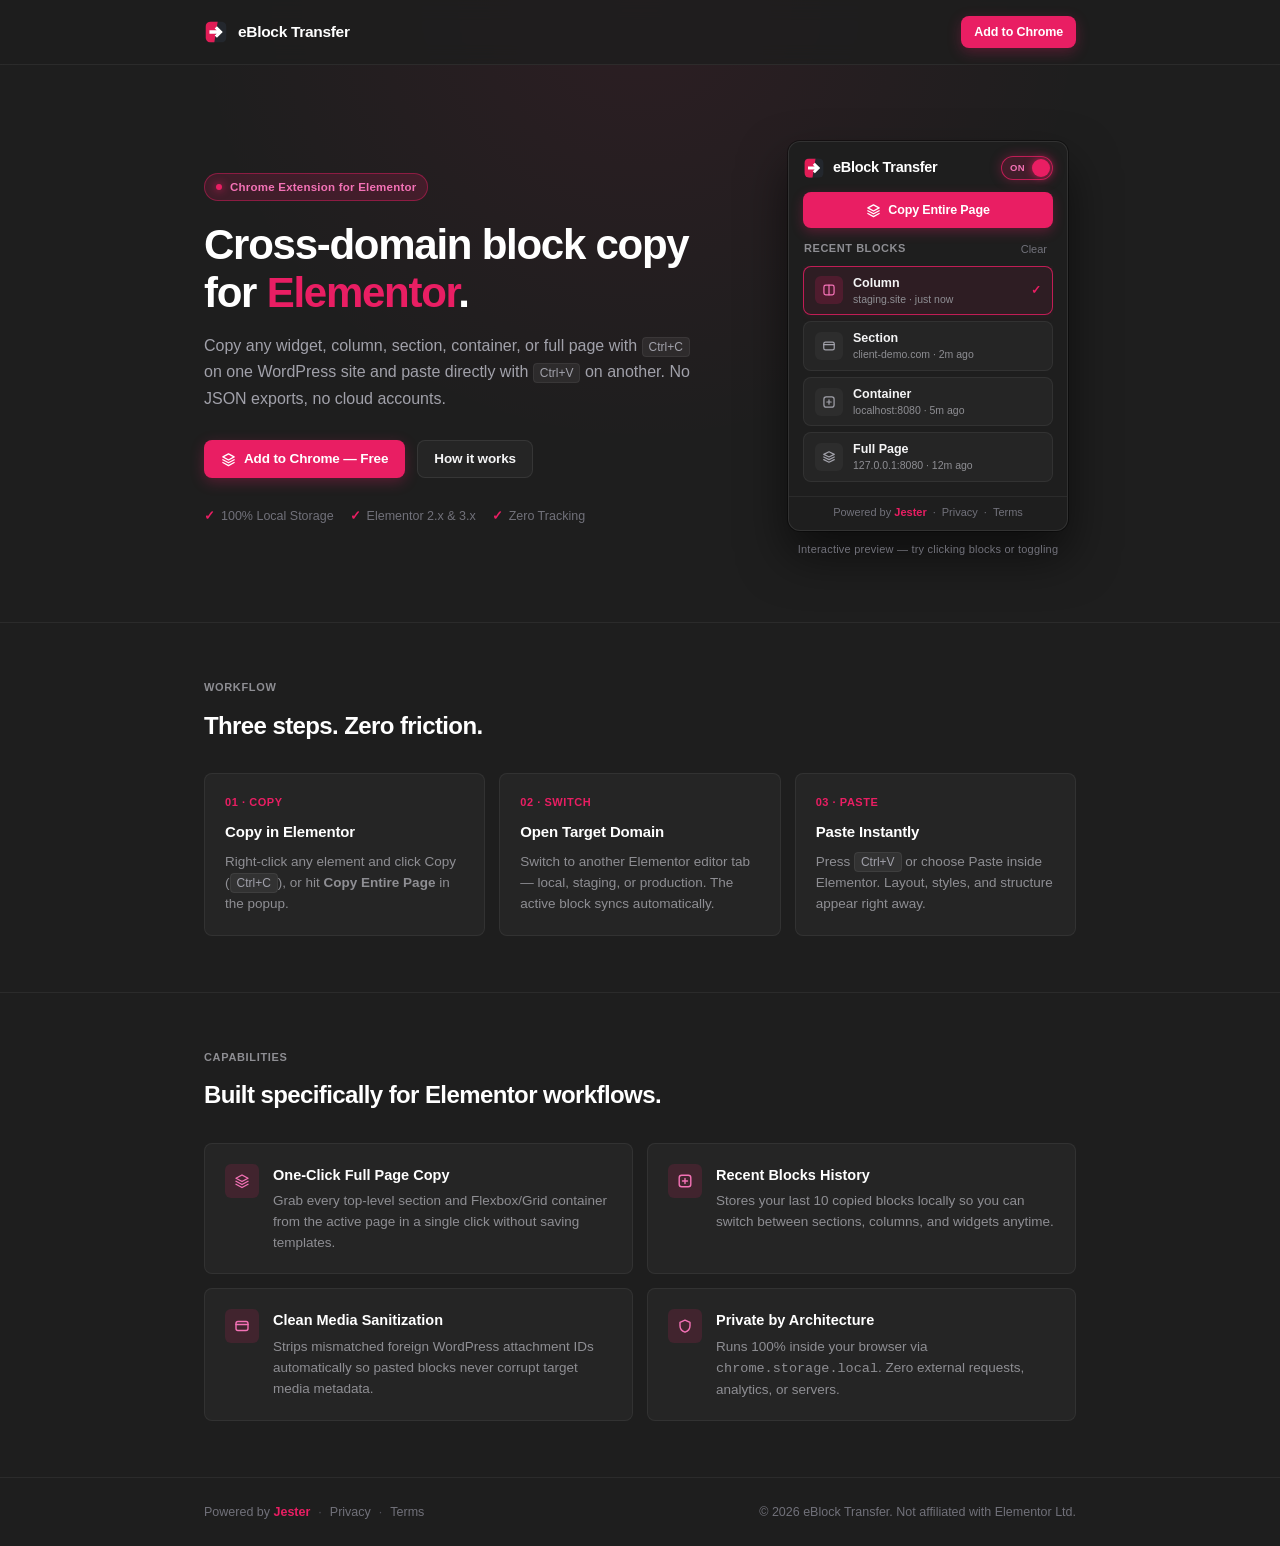
<file: index.html>
<!DOCTYPE html>
<html lang="en">
<head>
  <meta charset="UTF-8" />
  <meta name="viewport" content="width=device-width, initial-scale=1.0" />
  <title>eBlock Transfer — Cross-Domain Block Copy for Elementor</title>
  <meta name="description" content="Minimalist Chrome extension to copy Elementor widgets, columns, sections, containers, and full pages across any WordPress domain locally." />
  <link rel="icon" type="image/svg+xml" href="assets/icons/favicon.svg" />
  <link rel="stylesheet" href="assets/css/styles.css" />
  <script src="assets/js/main.js" defer></script>
</head>
<body>
  <header class="site-header">
    <div class="container site-header__inner">
      <a href="index.html" class="brand-link" aria-current="page">
        <svg viewBox="0 0 128 128" width="24" height="24" fill="none" aria-hidden="true">
          <defs>
            <clipPath id="nav-squircle">
              <rect x="8" y="8" width="112" height="112" rx="28" />
            </clipPath>
          </defs>
          <g clip-path="url(#nav-squircle)">
            <rect x="8" y="8" width="112" height="112" fill="#23272D" />
            <polygon points="8,8 73,8 55,120 8,120" fill="#E11D56" />
            <polygon points="29,55 67,55 57,45 69,33 100,64 69,95 57,83 67,73 29,73" fill="#FFFFFF" />
          </g>
        </svg>
        <span>eBlock Transfer</span>
      </a>

      <nav class="nav" aria-label="Primary">
        <a href="https://chromewebstore.google.com/detail/eblock-transfer-%E2%80%94-cross-d/egnpiilgdgbdhmpchhoaoacjgainacbg" target="_blank" rel="noopener noreferrer" class="btn btn--primary btn--sm">Add to Chrome</a>
      </nav>
    </div>
  </header>

  <main>
    <section class="hero" id="install">
      <div class="container hero__grid">
        <div>
          <div class="eyebrow-pill">
            <span class="eyebrow-pill__dot" aria-hidden="true"></span>
            <span>Chrome Extension for Elementor</span>
          </div>

          <h1 class="hero__title">
            Cross-domain block copy for <span>Elementor</span>.
          </h1>

          <p class="hero__subtitle">
            Copy any widget, column, section, container, or full page with
            <kbd class="js-copy-key">Cmd+C</kbd> on one WordPress site and paste directly with
            <kbd class="js-paste-key">Cmd+V</kbd> on another. No JSON exports, no cloud accounts.
          </p>

          <div class="hero__actions">
            <a href="https://chromewebstore.google.com/detail/eblock-transfer-%E2%80%94-cross-d/egnpiilgdgbdhmpchhoaoacjgainacbg" target="_blank" rel="noopener noreferrer" class="btn btn--primary">
              <svg viewBox="0 0 16 16" width="15" height="15" fill="none" aria-hidden="true">
                <path d="M8 2L14 5.25L8 8.5L2 5.25L8 2Z" stroke="currentColor" stroke-width="1.4" stroke-linejoin="round"/>
                <path d="M2 8.25L8 11.5L14 8.25" stroke="currentColor" stroke-width="1.4" stroke-linecap="round" stroke-linejoin="round"/>
                <path d="M2 11.25L8 14.5L14 11.25" stroke="currentColor" stroke-width="1.4" stroke-linecap="round" stroke-linejoin="round"/>
              </svg>
              <span>Add to Chrome — Free</span>
            </a>
            <a href="#how-it-works" class="btn btn--secondary">How it works</a>
          </div>

          <div class="hero__meta">
            <span class="hero__meta-item"><span class="hero__meta-check">&#10003;</span> 100% Local Storage</span>
            <span class="hero__meta-item"><span class="hero__meta-check">&#10003;</span> Elementor 2.x &amp; 3.x</span>
            <span class="hero__meta-item"><span class="hero__meta-check">&#10003;</span> Zero Tracking</span>
          </div>
        </div>

        <!-- Interactive Replica of the Extension Popup -->
        <div class="popup-showcase">
          <div id="demo-popup" class="ext-popup" aria-label="Interactive extension preview">
            <div class="ext-header">
              <div class="ext-brand">
                <svg class="ext-brand-icon" viewBox="0 0 128 128" width="22" height="22" fill="none" aria-hidden="true">
                  <defs>
                    <clipPath id="popup-squircle">
                      <rect x="8" y="8" width="112" height="112" rx="28" />
                    </clipPath>
                  </defs>
                  <g clip-path="url(#popup-squircle)">
                    <rect x="8" y="8" width="112" height="112" fill="#23272D" />
                    <polygon points="8,8 73,8 55,120 8,120" fill="#E11D56" />
                    <polygon points="29,55 67,55 57,45 69,33 100,64 69,95 57,83 67,73 29,73" fill="#FFFFFF" />
                  </g>
                </svg>
                <span class="ext-brand-name">eBlock Transfer</span>
              </div>

              <label class="capsule-switch" aria-label="Toggle demo extension">
                <input id="demo-toggle" type="checkbox" checked />
                <span class="capsule-track">
                  <span id="demo-toggle-label" class="capsule-state">ON</span>
                  <span class="capsule-thumb"></span>
                </span>
              </label>
            </div>

            <button id="demo-copy-page" type="button" class="ext-copy-btn">
              <svg viewBox="0 0 16 16" width="15" height="15" fill="none" aria-hidden="true">
                <path d="M8 2L14 5.25L8 8.5L2 5.25L8 2Z" stroke="currentColor" stroke-width="1.4" stroke-linejoin="round"/>
                <path d="M2 8.25L8 11.5L14 8.25" stroke="currentColor" stroke-width="1.4" stroke-linecap="round" stroke-linejoin="round"/>
                <path d="M2 11.25L8 14.5L14 11.25" stroke="currentColor" stroke-width="1.4" stroke-linecap="round" stroke-linejoin="round"/>
              </svg>
              <span id="demo-copy-text">Copy Entire Page</span>
            </button>

            <div class="ext-history">
              <div class="ext-history-header">
                <span class="ext-history-title">Recent Blocks</span>
                <button id="demo-clear" type="button" class="ext-clear-btn">Clear</button>
              </div>

              <div class="ext-viewport">
                <div id="demo-list" class="ext-viewport-list" style="display:flex;flex-direction:column;gap:6px;">
                  <button type="button" class="ext-item active" data-item>
                    <span class="ext-item-icon">
                      <svg viewBox="0 0 16 16" width="14" height="14" fill="none" aria-hidden="true">
                        <rect x="2.2" y="2.5" width="11.6" height="11" rx="2" stroke="currentColor" stroke-width="1.4"/>
                        <path d="M8 2.5V13.5" stroke="currentColor" stroke-width="1.4" stroke-linecap="round"/>
                      </svg>
                    </span>
                    <span class="ext-item-body">
                      <span class="ext-item-label">Column</span>
                      <span class="ext-item-meta">staging.site &middot; just now</span>
                    </span>
                    <span class="ext-item-check">&#10003;</span>
                  </button>

                  <button type="button" class="ext-item" data-item>
                    <span class="ext-item-icon">
                      <svg viewBox="0 0 16 16" width="14" height="14" fill="none" aria-hidden="true">
                        <rect x="2" y="3.5" width="12" height="9" rx="2" stroke="currentColor" stroke-width="1.4"/>
                        <path d="M2 6.5H14" stroke="currentColor" stroke-width="1.4" stroke-linecap="round"/>
                      </svg>
                    </span>
                    <span class="ext-item-body">
                      <span class="ext-item-label">Section</span>
                      <span class="ext-item-meta">client-demo.com &middot; 2m ago</span>
                    </span>
                    <span class="ext-item-check">&#10003;</span>
                  </button>

                  <button type="button" class="ext-item" data-item>
                    <span class="ext-item-icon">
                      <svg viewBox="0 0 16 16" width="14" height="14" fill="none" aria-hidden="true">
                        <rect x="2.2" y="2.2" width="11.6" height="11.6" rx="2.5" stroke="currentColor" stroke-width="1.4"/>
                        <path d="M5.5 8H10.5M8 5.5V10.5" stroke="currentColor" stroke-width="1.4" stroke-linecap="round"/>
                      </svg>
                    </span>
                    <span class="ext-item-body">
                      <span class="ext-item-label">Container</span>
                      <span class="ext-item-meta">localhost:8080 &middot; 5m ago</span>
                    </span>
                    <span class="ext-item-check">&#10003;</span>
                  </button>

                  <button type="button" class="ext-item" data-item>
                    <span class="ext-item-icon">
                      <svg viewBox="0 0 16 16" width="14" height="14" fill="none" aria-hidden="true">
                        <path d="M8 2L14 5L8 8L2 5L8 2Z" stroke="currentColor" stroke-width="1.4" stroke-linejoin="round"/>
                        <path d="M2 8L8 11L14 8M2 11L8 14L14 11" stroke="currentColor" stroke-width="1.4" stroke-linecap="round" stroke-linejoin="round"/>
                      </svg>
                    </span>
                    <span class="ext-item-body">
                      <span class="ext-item-label">Full Page</span>
                      <span class="ext-item-meta">127.0.0.1:8080 &middot; 12m ago</span>
                    </span>
                    <span class="ext-item-check">&#10003;</span>
                  </button>
                </div>

                <div id="demo-empty" class="ext-empty" hidden>
                  <svg viewBox="0 0 24 24" width="24" height="24" fill="none" style="color:#52525B" aria-hidden="true">
                    <rect x="4" y="4" width="10" height="10" rx="2.5" stroke="currentColor" stroke-width="1.5"/>
                    <rect x="10" y="10" width="10" height="10" rx="2.5" stroke="currentColor" stroke-width="1.5"/>
                  </svg>
                  <span>Copy any block in Elementor (<kbd class="js-copy-key">Cmd+C</kbd>) — it will appear here</span>
                </div>
              </div>
            </div>

            <div class="ext-popup-footer">
              <span>Powered by <a href="https://github.com/i-am-jester" target="_blank" rel="noopener noreferrer" class="footer-brand">Jester</a></span>
              <span>&middot;</span>
              <a href="privacy-policy.html" class="footer-link">Privacy</a>
              <span>&middot;</span>
              <a href="terms-and-conditions.html" class="footer-link">Terms</a>
            </div>
          </div>
          <span class="popup-caption">Interactive preview — try clicking blocks or toggling</span>
        </div>
      </div>
    </section>

    <section class="section" id="how-it-works">
      <div class="container">
        <p class="section-label">Workflow</p>
        <h2 class="section-title">Three steps. Zero friction.</h2>

        <div class="steps-grid">
          <div class="step-card">
            <span class="step-card__num">01 &middot; COPY</span>
            <h3 class="step-card__title">Copy in Elementor</h3>
            <p class="step-card__desc">
              Right-click any element and click Copy (<kbd class="js-copy-key">Cmd+C</kbd>), or hit
              <strong>Copy Entire Page</strong> in the popup.
            </p>
          </div>

          <div class="step-card">
            <span class="step-card__num">02 &middot; SWITCH</span>
            <h3 class="step-card__title">Open Target Domain</h3>
            <p class="step-card__desc">
              Switch to another Elementor editor tab — local, staging, or production. The active block syncs automatically.
            </p>
          </div>

          <div class="step-card">
            <span class="step-card__num">03 &middot; PASTE</span>
            <h3 class="step-card__title">Paste Instantly</h3>
            <p class="step-card__desc">
              Press <kbd class="js-paste-key">Cmd+V</kbd> or choose Paste inside Elementor. Layout, styles, and structure appear right away.
            </p>
          </div>
        </div>
      </div>
    </section>

    <section class="section" id="features">
      <div class="container">
        <p class="section-label">Capabilities</p>
        <h2 class="section-title">Built specifically for Elementor workflows.</h2>

        <div class="features-grid">
          <div class="feature-card">
            <span class="feature-card__icon" aria-hidden="true">
              <svg viewBox="0 0 16 16" width="16" height="16" fill="none">
                <path d="M8 2L14 5.25L8 8.5L2 5.25L8 2Z" stroke="currentColor" stroke-width="1.4" stroke-linejoin="round"/>
                <path d="M2 8.25L8 11.5L14 8.25M2 11.25L8 14.5L14 11.25" stroke="currentColor" stroke-width="1.4" stroke-linecap="round" stroke-linejoin="round"/>
              </svg>
            </span>
            <div>
              <h3 class="feature-card__title">One-Click Full Page Copy</h3>
              <p class="feature-card__desc">
                Grab every top-level section and Flexbox/Grid container from the active page in a single click without saving templates.
              </p>
            </div>
          </div>

          <div class="feature-card">
            <span class="feature-card__icon" aria-hidden="true">
              <svg viewBox="0 0 16 16" width="16" height="16" fill="none">
                <rect x="2.2" y="2.2" width="11.6" height="11.6" rx="2.5" stroke="currentColor" stroke-width="1.4"/>
                <path d="M5.5 8H10.5M8 5.5V10.5" stroke="currentColor" stroke-width="1.4" stroke-linecap="round"/>
              </svg>
            </span>
            <div>
              <h3 class="feature-card__title">Recent Blocks History</h3>
              <p class="feature-card__desc">
                Stores your last 10 copied blocks locally so you can switch between sections, columns, and widgets anytime.
              </p>
            </div>
          </div>

          <div class="feature-card">
            <span class="feature-card__icon" aria-hidden="true">
              <svg viewBox="0 0 16 16" width="16" height="16" fill="none">
                <rect x="2" y="3.5" width="12" height="9" rx="2" stroke="currentColor" stroke-width="1.4"/>
                <path d="M2 6.5H14" stroke="currentColor" stroke-width="1.4" stroke-linecap="round"/>
              </svg>
            </span>
            <div>
              <h3 class="feature-card__title">Clean Media Sanitization</h3>
              <p class="feature-card__desc">
                Strips mismatched foreign WordPress attachment IDs automatically so pasted blocks never corrupt target media metadata.
              </p>
            </div>
          </div>

          <div class="feature-card">
            <span class="feature-card__icon" aria-hidden="true">
              <svg viewBox="0 0 16 16" width="16" height="16" fill="none">
                <path d="M8 2.2L13 4.4V7.8C13 11 10.8 13.3 8 14.2C5.2 13.3 3 11 3 7.8V4.4L8 2.2Z" stroke="currentColor" stroke-width="1.4" stroke-linejoin="round"/>
              </svg>
            </span>
            <div>
              <h3 class="feature-card__title">Private by Architecture</h3>
              <p class="feature-card__desc">
                Runs 100% inside your browser via <code>chrome.storage.local</code>. Zero external requests, analytics, or servers.
              </p>
            </div>
          </div>
        </div>
      </div>
    </section>
  </main>

  <footer class="site-footer">
    <div class="container site-footer__inner">
      <div class="footer-links">
        <span>Powered by <a href="https://github.com/i-am-jester" target="_blank" rel="noopener noreferrer" class="footer-brand">Jester</a></span>
        <span class="footer-dot" aria-hidden="true">&middot;</span>
        <a href="privacy-policy.html" class="footer-link">Privacy</a>
        <span class="footer-dot" aria-hidden="true">&middot;</span>
        <a href="terms-and-conditions.html" class="footer-link">Terms</a>
      </div>
      <span>&copy; 2026 eBlock Transfer. Not affiliated with Elementor Ltd.</span>
    </div>
  </footer>
</body>
</html>
</file>
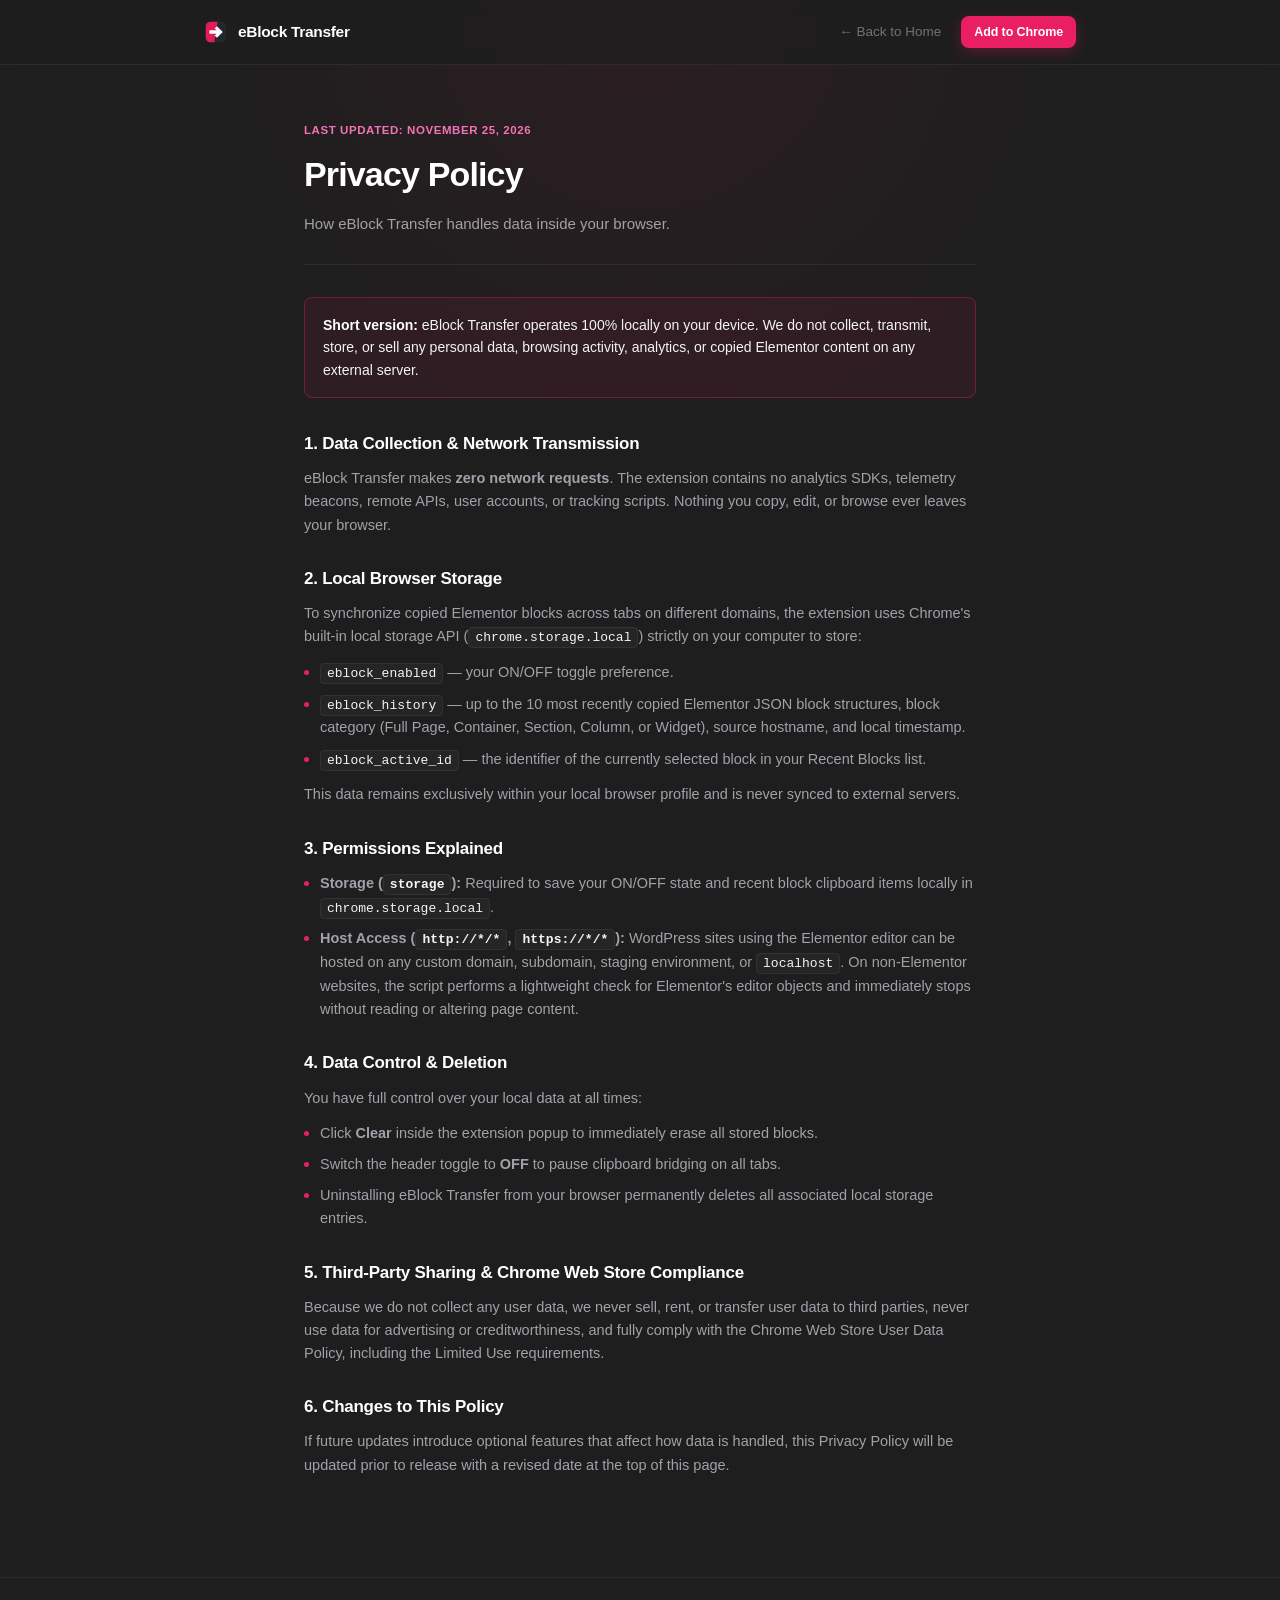
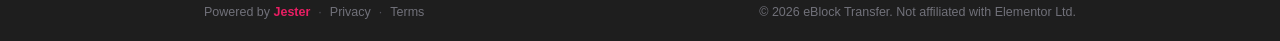
<file: privacy-policy.html>
<!DOCTYPE html>
<html lang="en">
<head>
  <meta charset="UTF-8" />
  <meta name="viewport" content="width=device-width, initial-scale=1.0" />
  <title>Privacy Policy — eBlock Transfer</title>
  <meta name="description" content="Privacy Policy for the eBlock Transfer Chrome extension. 100% local browser storage with zero external data collection." />
  <link rel="icon" type="image/svg+xml" href="assets/icons/favicon.svg" />
  <link rel="stylesheet" href="assets/css/styles.css" />
</head>
<body>
  <header class="site-header">
    <div class="container site-header__inner">
      <a href="index.html" class="brand-link">
        <svg viewBox="0 0 128 128" width="24" height="24" fill="none" aria-hidden="true">
          <defs>
            <clipPath id="nav-squircle">
              <rect x="8" y="8" width="112" height="112" rx="28" />
            </clipPath>
          </defs>
          <g clip-path="url(#nav-squircle)">
            <rect x="8" y="8" width="112" height="112" fill="#23272D" />
            <polygon points="8,8 73,8 55,120 8,120" fill="#E11D56" />
            <polygon points="29,55 67,55 57,45 69,33 100,64 69,95 57,83 67,73 29,73" fill="#FFFFFF" />
          </g>
        </svg>
        <span>eBlock Transfer</span>
      </a>

      <nav class="nav" aria-label="Primary">
        <a href="index.html" class="nav__link">&larr; Back to Home</a>
        <a href="https://chromewebstore.google.com/detail/eblock-transfer-%E2%80%94-cross-d/egnpiilgdgbdhmpchhoaoacjgainacbg" target="_blank" rel="noopener noreferrer" class="btn btn--primary btn--sm">Add to Chrome</a>
      </nav>
    </div>
  </header>

  <main class="legal">
    <div class="container container--narrow">
      <header class="legal__header">
        <p class="legal__updated">Last updated: November 25, 2026</p>
        <h1 class="legal__title">Privacy Policy</h1>
        <p class="legal__lead">
          How eBlock Transfer handles data inside your browser.
        </p>
      </header>

      <div class="legal-callout">
        <strong>Short version:</strong> eBlock Transfer operates 100% locally on your device. We do not collect, transmit, store, or sell any personal data, browsing activity, analytics, or copied Elementor content on any external server.
      </div>

      <section class="legal-section">
        <h2>1. Data Collection &amp; Network Transmission</h2>
        <p>
          eBlock Transfer makes <strong>zero network requests</strong>. The extension contains no analytics SDKs, telemetry beacons, remote APIs, user accounts, or tracking scripts. Nothing you copy, edit, or browse ever leaves your browser.
        </p>
      </section>

      <section class="legal-section">
        <h2>2. Local Browser Storage</h2>
        <p>
          To synchronize copied Elementor blocks across tabs on different domains, the extension uses Chrome's built-in local storage API (<code>chrome.storage.local</code>) strictly on your computer to store:
        </p>
        <ul>
          <li><code>eblock_enabled</code> — your ON/OFF toggle preference.</li>
          <li><code>eblock_history</code> — up to the 10 most recently copied Elementor JSON block structures, block category (Full Page, Container, Section, Column, or Widget), source hostname, and local timestamp.</li>
          <li><code>eblock_active_id</code> — the identifier of the currently selected block in your Recent Blocks list.</li>
        </ul>
        <p>
          This data remains exclusively within your local browser profile and is never synced to external servers.
        </p>
      </section>

      <section class="legal-section">
        <h2>3. Permissions Explained</h2>
        <ul>
          <li><strong>Storage (<code>storage</code>):</strong> Required to save your ON/OFF state and recent block clipboard items locally in <code>chrome.storage.local</code>.</li>
          <li><strong>Host Access (<code>http://*/*</code>, <code>https://*/*</code>):</strong> WordPress sites using the Elementor editor can be hosted on any custom domain, subdomain, staging environment, or <code>localhost</code>. On non-Elementor websites, the script performs a lightweight check for Elementor's editor objects and immediately stops without reading or altering page content.</li>
        </ul>
      </section>

      <section class="legal-section">
        <h2>4. Data Control &amp; Deletion</h2>
        <p>
          You have full control over your local data at all times:
        </p>
        <ul>
          <li>Click <strong>Clear</strong> inside the extension popup to immediately erase all stored blocks.</li>
          <li>Switch the header toggle to <strong>OFF</strong> to pause clipboard bridging on all tabs.</li>
          <li>Uninstalling eBlock Transfer from your browser permanently deletes all associated local storage entries.</li>
        </ul>
      </section>

      <section class="legal-section">
        <h2>5. Third-Party Sharing &amp; Chrome Web Store Compliance</h2>
        <p>
          Because we do not collect any user data, we never sell, rent, or transfer user data to third parties, never use data for advertising or creditworthiness, and fully comply with the Chrome Web Store User Data Policy, including the Limited Use requirements.
        </p>
      </section>

      <section class="legal-section">
        <h2>6. Changes to This Policy</h2>
        <p>
          If future updates introduce optional features that affect how data is handled, this Privacy Policy will be updated prior to release with a revised date at the top of this page.
        </p>
      </section>
    </div>
  </main>

  <footer class="site-footer">
    <div class="container site-footer__inner">
      <div class="footer-links">
        <span>Powered by <a href="https://github.com/i-am-jester" target="_blank" rel="noopener noreferrer" class="footer-brand">Jester</a></span>
        <span class="footer-dot" aria-hidden="true">&middot;</span>
        <a href="privacy-policy.html" class="footer-link">Privacy</a>
        <span class="footer-dot" aria-hidden="true">&middot;</span>
        <a href="terms-and-conditions.html" class="footer-link">Terms</a>
      </div>
      <span>&copy; 2026 eBlock Transfer. Not affiliated with Elementor Ltd.</span>
    </div>
  </footer>
</body>
</html>
</file>
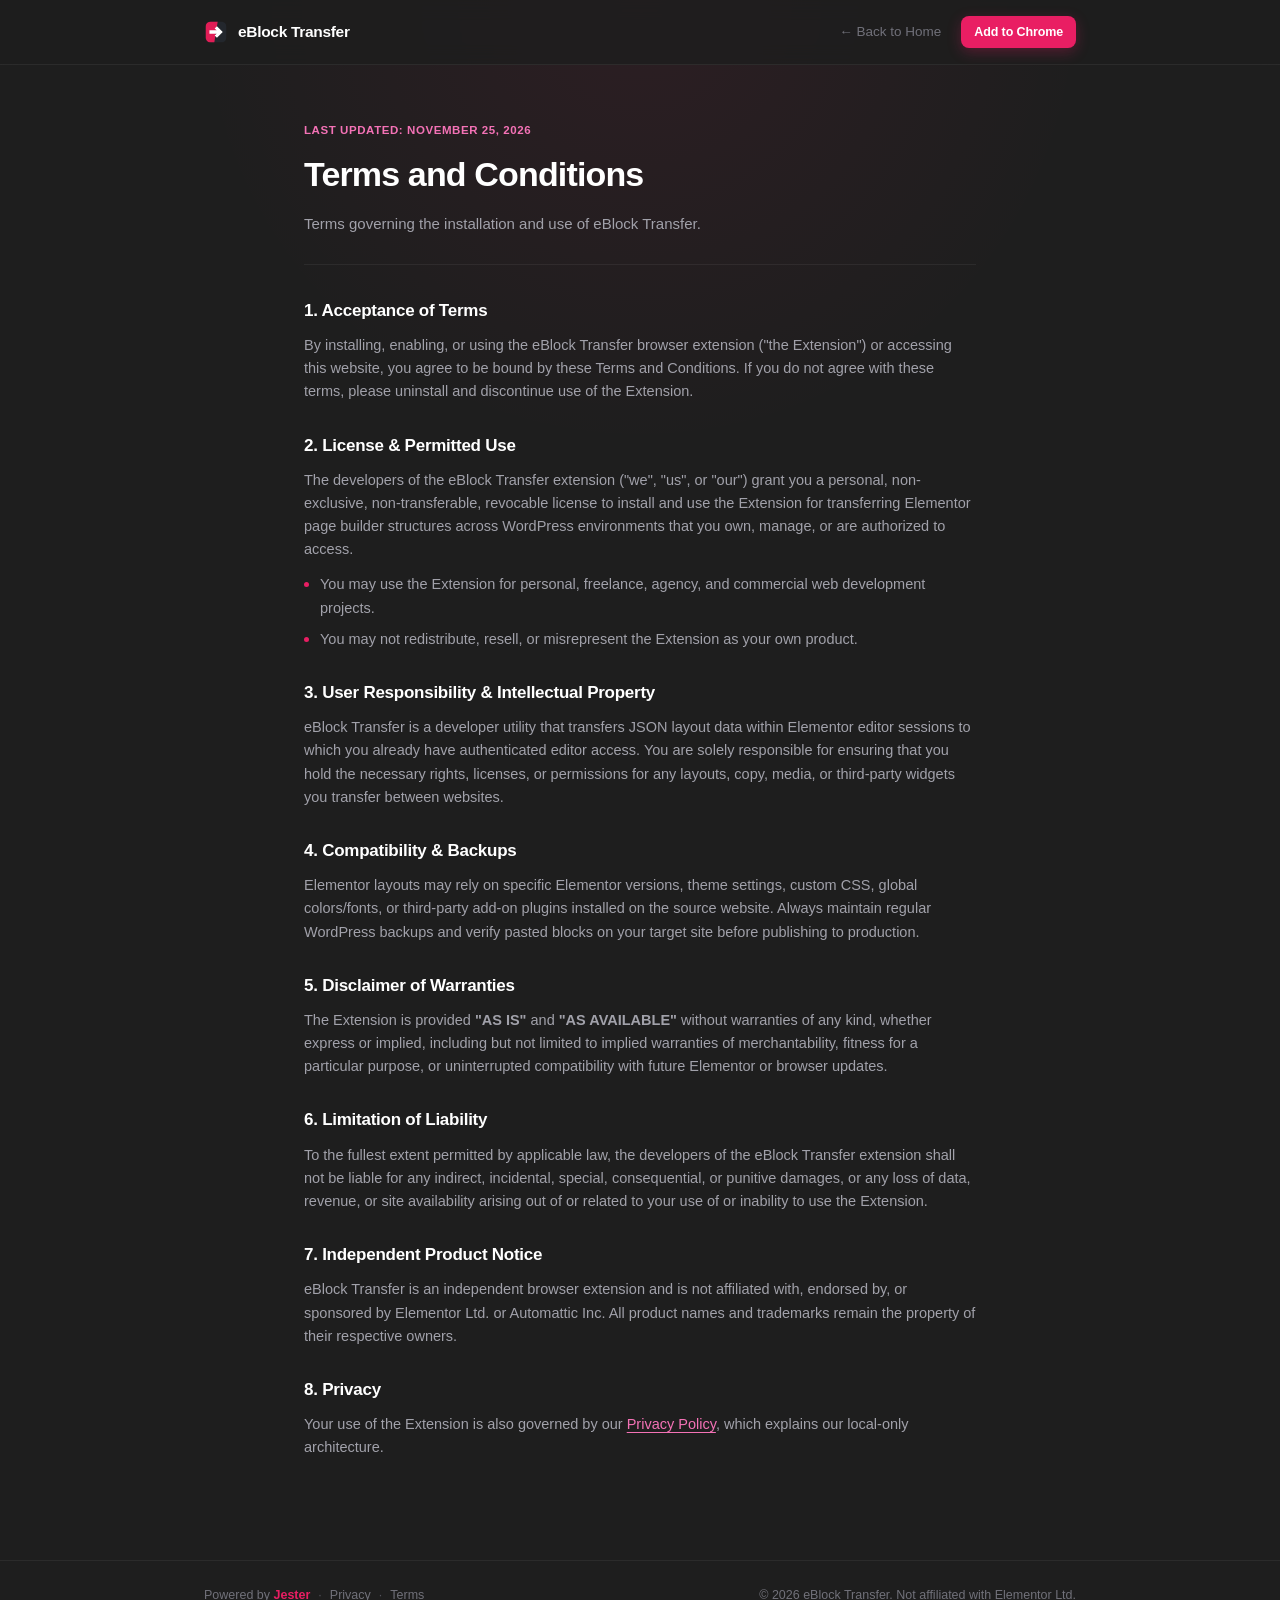
<file: terms-and-conditions.html>
<!DOCTYPE html>
<html lang="en">
<head>
  <meta charset="UTF-8" />
  <meta name="viewport" content="width=device-width, initial-scale=1.0" />
  <title>Terms and Conditions — eBlock Transfer</title>
  <meta name="description" content="Terms and Conditions for using the eBlock Transfer browser extension and website." />
  <link rel="icon" type="image/svg+xml" href="assets/icons/favicon.svg" />
  <link rel="stylesheet" href="assets/css/styles.css" />
</head>
<body>
  <header class="site-header">
    <div class="container site-header__inner">
      <a href="index.html" class="brand-link">
        <svg viewBox="0 0 128 128" width="24" height="24" fill="none" aria-hidden="true">
          <defs>
            <clipPath id="nav-squircle">
              <rect x="8" y="8" width="112" height="112" rx="28" />
            </clipPath>
          </defs>
          <g clip-path="url(#nav-squircle)">
            <rect x="8" y="8" width="112" height="112" fill="#23272D" />
            <polygon points="8,8 73,8 55,120 8,120" fill="#E11D56" />
            <polygon points="29,55 67,55 57,45 69,33 100,64 69,95 57,83 67,73 29,73" fill="#FFFFFF" />
          </g>
        </svg>
        <span>eBlock Transfer</span>
      </a>

      <nav class="nav" aria-label="Primary">
        <a href="index.html" class="nav__link">&larr; Back to Home</a>
        <a href="https://chromewebstore.google.com/detail/eblock-transfer-%E2%80%94-cross-d/egnpiilgdgbdhmpchhoaoacjgainacbg" target="_blank" rel="noopener noreferrer" class="btn btn--primary btn--sm">Add to Chrome</a>
      </nav>
    </div>
  </header>

  <main class="legal">
    <div class="container container--narrow">
      <header class="legal__header">
        <p class="legal__updated">Last updated: November 25, 2026</p>
        <h1 class="legal__title">Terms and Conditions</h1>
        <p class="legal__lead">
          Terms governing the installation and use of eBlock Transfer.
        </p>
      </header>

      <section class="legal-section">
        <h2>1. Acceptance of Terms</h2>
        <p>
          By installing, enabling, or using the eBlock Transfer browser extension ("the Extension") or accessing this website, you agree to be bound by these Terms and Conditions. If you do not agree with these terms, please uninstall and discontinue use of the Extension.
        </p>
      </section>

      <section class="legal-section">
        <h2>2. License &amp; Permitted Use</h2>
        <p>
          The developers of the eBlock Transfer extension ("we", "us", or "our") grant you a personal, non-exclusive, non-transferable, revocable license to install and use the Extension for transferring Elementor page builder structures across WordPress environments that you own, manage, or are authorized to access.
        </p>
        <ul>
          <li>You may use the Extension for personal, freelance, agency, and commercial web development projects.</li>
          <li>You may not redistribute, resell, or misrepresent the Extension as your own product.</li>
        </ul>
      </section>

      <section class="legal-section">
        <h2>3. User Responsibility &amp; Intellectual Property</h2>
        <p>
          eBlock Transfer is a developer utility that transfers JSON layout data within Elementor editor sessions to which you already have authenticated editor access. You are solely responsible for ensuring that you hold the necessary rights, licenses, or permissions for any layouts, copy, media, or third-party widgets you transfer between websites.
        </p>
      </section>

      <section class="legal-section">
        <h2>4. Compatibility &amp; Backups</h2>
        <p>
          Elementor layouts may rely on specific Elementor versions, theme settings, custom CSS, global colors/fonts, or third-party add-on plugins installed on the source website. Always maintain regular WordPress backups and verify pasted blocks on your target site before publishing to production.
        </p>
      </section>

      <section class="legal-section">
        <h2>5. Disclaimer of Warranties</h2>
        <p>
          The Extension is provided <strong>"AS IS"</strong> and <strong>"AS AVAILABLE"</strong> without warranties of any kind, whether express or implied, including but not limited to implied warranties of merchantability, fitness for a particular purpose, or uninterrupted compatibility with future Elementor or browser updates.
        </p>
      </section>

      <section class="legal-section">
        <h2>6. Limitation of Liability</h2>
        <p>
          To the fullest extent permitted by applicable law, the developers of the eBlock Transfer extension shall not be liable for any indirect, incidental, special, consequential, or punitive damages, or any loss of data, revenue, or site availability arising out of or related to your use of or inability to use the Extension.
        </p>
      </section>

      <section class="legal-section">
        <h2>7. Independent Product Notice</h2>
        <p>
          eBlock Transfer is an independent browser extension and is not affiliated with, endorsed by, or sponsored by Elementor Ltd. or Automattic Inc. All product names and trademarks remain the property of their respective owners.
        </p>
      </section>

      <section class="legal-section">
        <h2>8. Privacy</h2>
        <p>
          Your use of the Extension is also governed by our <a href="privacy-policy.html">Privacy Policy</a>, which explains our local-only architecture.
        </p>
      </section>
    </div>
  </main>

  <footer class="site-footer">
    <div class="container site-footer__inner">
      <div class="footer-links">
        <span>Powered by <a href="https://github.com/i-am-jester" target="_blank" rel="noopener noreferrer" class="footer-brand">Jester</a></span>
        <span class="footer-dot" aria-hidden="true">&middot;</span>
        <a href="privacy-policy.html" class="footer-link">Privacy</a>
        <span class="footer-dot" aria-hidden="true">&middot;</span>
        <a href="terms-and-conditions.html" class="footer-link">Terms</a>
      </div>
      <span>&copy; 2026 eBlock Transfer. Not affiliated with Elementor Ltd.</span>
    </div>
  </footer>
</body>
</html>
</file>
<file: assets/css/styles.css>
:root {
  --bg: #1E1E1E;
  --bg-elevated: #252525;
  --bg-hover: #2B2B2E;
  --bg-popup: #1A1A1C;
  --border: rgba(255, 255, 255, 0.06);
  --border-medium: rgba(255, 255, 255, 0.08);
  --border-hover: rgba(255, 255, 255, 0.12);

  --accent: #E91E63;
  --accent-hover: #F02E6E;
  --accent-pressed: #BE185D;
  --accent-soft: #F472B6;
  --accent-tint: rgba(233, 30, 99, 0.08);
  --accent-pill: rgba(233, 30, 99, 0.16);
  --accent-border: rgba(233, 30, 99, 0.75);
  --accent-glow: rgba(233, 30, 99, 0.32);

  --text-white: #FFFFFF;
  --text-primary: #F4F4F5;
  --text-secondary: #A1A1AA;
  --text-label: #8E8E93;
  --text-muted: #71717A;
  --text-dim: #52525B;

  --radius-sm: 6px;
  --radius-md: 8px;
  --radius-lg: 12px;
  --font-sans: -apple-system, BlinkMacSystemFont, "Segoe UI", Inter, Roboto, sans-serif;
}

*,
*::before,
*::after {
  box-sizing: border-box;
  margin: 0;
  padding: 0;
}

html {
  scroll-behavior: smooth;
  background-color: var(--bg);
  color: var(--text-primary);
}

body {
  min-height: 100vh;
  display: flex;
  flex-direction: column;
  background-color: var(--bg);
  background-image: radial-gradient(
    640px circle at 50% 0%,
    rgba(233, 30, 99, 0.07),
    transparent 70%
  );
  color: var(--text-primary);
  font-family: var(--font-sans);
  font-size: 15px;
  line-height: 1.6;
  -webkit-font-smoothing: antialiased;
  -moz-osx-font-smoothing: grayscale;
}

a {
  color: inherit;
  text-decoration: none;
}

::selection {
  background-color: rgba(233, 30, 99, 0.32);
  color: var(--text-white);
}

.container {
  width: 100%;
  max-width: 920px;
  margin: 0 auto;
  padding: 0 24px;
}

.container--narrow {
  max-width: 720px;
}

/* Site Header */
.site-header {
  border-bottom: 1px solid var(--border);
  backdrop-filter: blur(10px);
  -webkit-backdrop-filter: blur(10px);
  background-color: rgba(30, 30, 30, 0.82);
  position: sticky;
  top: 0;
  z-index: 20;
}

.site-header__inner {
  height: 64px;
  display: flex;
  align-items: center;
  justify-content: space-between;
  gap: 16px;
}

.brand-link {
  display: inline-flex;
  align-items: center;
  gap: 10px;
  font-size: 15.5px;
  font-weight: 700;
  letter-spacing: -0.02em;
  color: var(--text-white);
  transition: opacity 0.15s ease;
}

.brand-link:hover {
  opacity: 0.9;
}

.nav {
  display: flex;
  align-items: center;
  gap: 20px;
}

.nav__link {
  font-size: 13.5px;
  font-weight: 500;
  color: var(--text-muted);
  transition: color 0.15s ease;
}

.nav__link:hover,
.nav__link[aria-current="page"] {
  color: var(--text-primary);
}

/* Buttons */
.btn {
  height: 38px;
  padding: 0 16px;
  border-radius: var(--radius-md);
  border: 1px solid transparent;
  font-family: inherit;
  font-size: 13.5px;
  font-weight: 600;
  letter-spacing: -0.01em;
  display: inline-flex;
  align-items: center;
  justify-content: center;
  gap: 8px;
  cursor: pointer;
  white-space: nowrap;
  transition: background-color 0.18s ease, transform 0.12s ease,
    box-shadow 0.18s ease, border-color 0.18s ease, color 0.18s ease;
}

.btn:active {
  transform: scale(0.985);
}

.btn--primary {
  background-color: var(--accent);
  color: var(--text-white);
  box-shadow: 0 4px 14px rgba(233, 30, 99, 0.28);
}

.btn--primary:hover {
  background-color: var(--accent-hover);
  box-shadow: 0 4px 18px rgba(233, 30, 99, 0.42);
}

.btn--secondary {
  background-color: var(--bg-elevated);
  border-color: var(--border-medium);
  color: var(--text-primary);
}

.btn--secondary:hover {
  background-color: var(--bg-hover);
  border-color: var(--border-hover);
}

.btn--sm {
  height: 32px;
  padding: 0 12px;
  font-size: 12.5px;
}

/* Main Content */
main {
  flex: 1;
}

/* Hero */
.hero {
  padding: 76px 0 64px;
}

.hero__grid {
  display: grid;
  grid-template-columns: 1fr 296px;
  gap: 56px;
  align-items: center;
}

.eyebrow-pill {
  display: inline-flex;
  align-items: center;
  gap: 8px;
  padding: 4px 11px;
  border-radius: 999px;
  background-color: var(--accent-pill);
  border: 1px solid rgba(233, 30, 99, 0.45);
  color: var(--accent-soft);
  font-size: 11.5px;
  font-weight: 600;
  letter-spacing: 0.02em;
  margin-bottom: 20px;
}

.eyebrow-pill__dot {
  width: 6px;
  height: 6px;
  border-radius: 50%;
  background-color: var(--accent);
  box-shadow: 0 0 8px var(--accent);
}

.hero__title {
  font-size: clamp(30px, 4.4vw, 42px);
  font-weight: 700;
  line-height: 1.14;
  letter-spacing: -0.03em;
  color: var(--text-white);
  margin-bottom: 16px;
}

.hero__title span {
  color: var(--accent);
}

.hero__subtitle {
  font-size: 16px;
  line-height: 1.65;
  color: var(--text-secondary);
  max-width: 500px;
  margin-bottom: 28px;
}

.hero__actions {
  display: flex;
  flex-wrap: wrap;
  align-items: center;
  gap: 12px;
  margin-bottom: 28px;
}

.hero__meta {
  display: flex;
  flex-wrap: wrap;
  align-items: center;
  gap: 16px;
  font-size: 12.5px;
  color: var(--text-muted);
}

.hero__meta-item {
  display: inline-flex;
  align-items: center;
  gap: 6px;
}

.hero__meta-check {
  color: var(--accent);
  font-weight: 700;
}

kbd {
  padding: 2px 6px;
  border-radius: 4px;
  background-color: rgba(255, 255, 255, 0.06);
  border: 1px solid var(--border);
  color: var(--text-secondary);
  font-family: inherit;
  font-size: 12px;
}

/* Interactive Extension Popup Replica */
.popup-showcase {
  display: flex;
  flex-direction: column;
  align-items: center;
  gap: 10px;
}

.popup-caption {
  font-size: 11px;
  color: var(--text-muted);
  letter-spacing: 0.02em;
}

.ext-popup {
  width: 280px;
  padding: 14px;
  border-radius: var(--radius-lg);
  background-color: #1E1E1E;
  border: 1px solid rgba(255, 255, 255, 0.09);
  box-shadow: 0 24px 48px rgba(0, 0, 0, 0.55),
    0 0 0 1px rgba(0, 0, 0, 0.4);
  display: flex;
  flex-direction: column;
  gap: 12px;
  user-select: none;
  font-size: 13px;
}

.ext-header {
  display: flex;
  align-items: center;
  justify-content: space-between;
  gap: 10px;
}

.ext-brand {
  display: flex;
  align-items: center;
  gap: 8px;
}

.ext-brand-icon {
  flex-shrink: 0;
  transition: filter 0.22s ease, opacity 0.22s ease;
}

.ext-popup.is-disabled .ext-brand-icon {
  filter: grayscale(1);
  opacity: 0.72;
}

.ext-brand-name {
  font-size: 14.5px;
  font-weight: 700;
  letter-spacing: -0.02em;
  color: #FFFFFF;
}

.capsule-switch {
  position: relative;
  display: inline-flex;
  cursor: pointer;
  flex-shrink: 0;
}

.capsule-switch input {
  position: absolute;
  opacity: 0;
  width: 0;
  height: 0;
}

.capsule-track {
  position: relative;
  width: 52px;
  height: 24px;
  border-radius: 999px;
  background-color: #252525;
  border: 1px solid rgba(255, 255, 255, 0.08);
  display: flex;
  align-items: center;
  padding: 0 6px;
  transition: background-color 0.22s cubic-bezier(0.4, 0, 0.2, 1),
    border-color 0.22s cubic-bezier(0.4, 0, 0.2, 1),
    box-shadow 0.22s cubic-bezier(0.4, 0, 0.2, 1);
}

.capsule-state {
  font-size: 9.5px;
  font-weight: 700;
  letter-spacing: 0.04em;
  color: #71717A;
  margin-left: auto;
  margin-right: 1px;
  transition: color 0.2s ease;
}

.capsule-thumb {
  position: absolute;
  top: 2px;
  left: 2px;
  width: 18px;
  height: 18px;
  border-radius: 50%;
  background-color: #71717A;
  box-shadow: 0 1px 3px rgba(0, 0, 0, 0.45);
  transition: transform 0.22s cubic-bezier(0.4, 0, 0.2, 1),
    background-color 0.22s cubic-bezier(0.4, 0, 0.2, 1);
}

.capsule-switch input:checked + .capsule-track {
  background-color: rgba(233, 30, 99, 0.18);
  border-color: rgba(233, 30, 99, 0.75);
  box-shadow: 0 0 12px rgba(233, 30, 99, 0.35);
}

.capsule-switch input:checked + .capsule-track .capsule-state {
  color: #F472B6;
  margin-left: 2px;
  margin-right: auto;
}

.capsule-switch input:checked + .capsule-track .capsule-thumb {
  transform: translateX(28px);
  background-color: #E91E63;
  box-shadow: 0 0 8px rgba(233, 30, 99, 0.75);
}

.ext-copy-btn {
  width: 100%;
  height: 36px;
  padding: 0 12px;
  border-radius: 8px;
  border: 1px solid transparent;
  background-color: #E91E63;
  color: #FFFFFF;
  font-family: inherit;
  font-size: 12.5px;
  font-weight: 600;
  letter-spacing: -0.01em;
  display: inline-flex;
  align-items: center;
  justify-content: center;
  gap: 7px;
  cursor: pointer;
  box-shadow: 0 4px 12px rgba(233, 30, 99, 0.28);
  transition: background-color 0.18s ease, transform 0.12s ease,
    box-shadow 0.18s ease, color 0.18s ease, border-color 0.18s ease;
}

.ext-copy-btn:hover:not(:disabled) {
  background-color: #F02E6E;
  box-shadow: 0 4px 14px rgba(233, 30, 99, 0.42);
}

.ext-copy-btn:active:not(:disabled) {
  transform: scale(0.985);
}

.ext-copy-btn:disabled {
  background-color: #252525;
  border-color: rgba(255, 255, 255, 0.06);
  color: #71717A;
  box-shadow: none;
  cursor: default;
}

.ext-copy-btn.copied {
  background-color: #BE185D;
}

.ext-history {
  display: flex;
  flex-direction: column;
  gap: 8px;
  transition: opacity 0.2s ease;
}

.ext-popup.is-disabled .ext-history {
  opacity: 0.48;
  pointer-events: none;
}

.ext-history-header {
  display: flex;
  align-items: center;
  justify-content: space-between;
  min-height: 16px;
  padding: 0 1px;
}

.ext-history-title {
  font-size: 11px;
  font-weight: 600;
  text-transform: uppercase;
  letter-spacing: 0.05em;
  color: #8E8E93;
}

.ext-clear-btn {
  background: none;
  border: none;
  padding: 1px 5px;
  border-radius: 4px;
  font-family: inherit;
  font-size: 11px;
  font-weight: 500;
  color: #71717A;
  cursor: pointer;
  transition: color 0.15s ease, background-color 0.15s ease;
}

.ext-clear-btn:hover {
  color: #E91E63;
  background-color: rgba(233, 30, 99, 0.1);
}

.ext-viewport {
  min-height: 218px;
  display: flex;
  flex-direction: column;
  gap: 6px;
  overflow: hidden;
  scrollbar-width: none;
}

.ext-viewport::-webkit-scrollbar {
  display: none;
}

.ext-item {
  width: 100%;
  padding: 9px 11px;
  border-radius: 8px;
  background-color: #252525;
  border: 1px solid rgba(255, 255, 255, 0.06);
  display: flex;
  align-items: center;
  gap: 10px;
  text-align: left;
  font-family: inherit;
  color: inherit;
  cursor: pointer;
  transition: background-color 0.15s ease, border-color 0.15s ease,
    box-shadow 0.15s ease;
}

.ext-item:hover {
  background-color: #2B2B2E;
  border-color: rgba(255, 255, 255, 0.12);
}

.ext-item.active {
  background-color: rgba(233, 30, 99, 0.08);
  border-color: rgba(233, 30, 99, 0.78);
  box-shadow: 0 0 10px rgba(233, 30, 99, 0.12);
}

.ext-item-icon {
  width: 28px;
  height: 28px;
  border-radius: 6px;
  background-color: rgba(255, 255, 255, 0.04);
  color: #A1A1AA;
  display: inline-flex;
  align-items: center;
  justify-content: center;
  flex-shrink: 0;
}

.ext-item.active .ext-item-icon {
  background-color: rgba(233, 30, 99, 0.18);
  color: #F472B6;
}

.ext-item-body {
  display: flex;
  flex-direction: column;
  gap: 2px;
  min-width: 0;
  flex: 1;
}

.ext-item-label {
  font-size: 12.5px;
  font-weight: 600;
  color: #F4F4F5;
  line-height: 1.2;
}

.ext-item-meta {
  font-size: 10.5px;
  color: #8E8E93;
  line-height: 1.2;
}

.ext-item-check {
  font-size: 12px;
  font-weight: 700;
  color: #E91E63;
  opacity: 0;
  transition: opacity 0.15s ease;
}

.ext-item.active .ext-item-check {
  opacity: 1;
}

.ext-empty {
  min-height: 218px;
  padding: 20px 16px;
  border-radius: 8px;
  background-color: #252525;
  border: 1px dashed rgba(255, 255, 255, 0.08);
  color: #71717A;
  font-size: 11.5px;
  line-height: 1.5;
  text-align: center;
  display: flex;
  flex-direction: column;
  align-items: center;
  justify-content: center;
  gap: 10px;
}

.ext-empty[hidden],
.ext-viewport-list[hidden] {
  display: none;
}

.ext-popup-footer {
  margin: 0 -14px -2px;
  padding: 10px 14px 0;
  border-top: 1px solid rgba(255, 255, 255, 0.06);
  display: flex;
  align-items: center;
  justify-content: center;
  gap: 6px;
  font-size: 11px;
  line-height: 1;
  color: #71717A;
}

.ext-popup-footer strong {
  color: #E91E63;
  font-weight: 600;
}

/* Sections */
.section {
  padding: 56px 0;
  border-top: 1px solid var(--border);
}

.section-label {
  font-size: 11px;
  font-weight: 600;
  text-transform: uppercase;
  letter-spacing: 0.06em;
  color: var(--text-label);
  margin-bottom: 10px;
}

.section-title {
  font-size: 24px;
  font-weight: 700;
  letter-spacing: -0.025em;
  color: var(--text-white);
  margin-bottom: 28px;
}

/* Steps Strip */
.steps-grid {
  display: grid;
  grid-template-columns: repeat(3, 1fr);
  gap: 14px;
}

.step-card {
  padding: 20px;
  border-radius: var(--radius-md);
  background-color: var(--bg-elevated);
  border: 1px solid var(--border);
  display: flex;
  flex-direction: column;
  gap: 8px;
}

.step-card__num {
  font-size: 11px;
  font-weight: 700;
  letter-spacing: 0.05em;
  color: var(--accent);
}

.step-card__title {
  font-size: 15px;
  font-weight: 600;
  color: var(--text-white);
  letter-spacing: -0.01em;
}

.step-card__desc {
  font-size: 13.5px;
  color: var(--text-label);
  line-height: 1.55;
}

/* Feature Cards */
.features-grid {
  display: grid;
  grid-template-columns: repeat(2, 1fr);
  gap: 14px;
}

.feature-card {
  padding: 20px;
  border-radius: var(--radius-md);
  background-color: var(--bg-elevated);
  border: 1px solid var(--border);
  display: flex;
  align-items: flex-start;
  gap: 14px;
  transition: background-color 0.15s ease, border-color 0.15s ease;
}

.feature-card:hover {
  background-color: var(--bg-hover);
  border-color: var(--border-hover);
}

.feature-card__icon {
  width: 34px;
  height: 34px;
  border-radius: var(--radius-sm);
  background-color: rgba(233, 30, 99, 0.14);
  color: var(--accent-soft);
  display: inline-flex;
  align-items: center;
  justify-content: center;
  flex-shrink: 0;
}

.feature-card__title {
  font-size: 14.5px;
  font-weight: 600;
  color: var(--text-white);
  margin-bottom: 4px;
}

.feature-card__desc {
  font-size: 13.5px;
  color: var(--text-label);
  line-height: 1.55;
}

/* Legal Pages (Privacy & Terms) */
.legal {
  padding: 56px 0 72px;
}

.legal__header {
  padding-bottom: 28px;
  margin-bottom: 32px;
  border-bottom: 1px solid var(--border);
}

.legal__updated {
  font-size: 11.5px;
  font-weight: 600;
  text-transform: uppercase;
  letter-spacing: 0.05em;
  color: var(--accent-soft);
  margin-bottom: 8px;
}

.legal__title {
  font-size: clamp(26px, 3.5vw, 34px);
  font-weight: 700;
  letter-spacing: -0.025em;
  color: var(--text-white);
  margin-bottom: 10px;
}

.legal__lead {
  font-size: 15px;
  color: var(--text-secondary);
}

.legal-callout {
  padding: 16px 18px;
  border-radius: var(--radius-md);
  background-color: var(--accent-tint);
  border: 1px solid rgba(233, 30, 99, 0.35);
  margin-bottom: 32px;
  font-size: 14px;
  color: var(--text-primary);
}

.legal-callout strong {
  color: var(--text-white);
}

.legal-section {
  margin-bottom: 28px;
}

.legal-section h2 {
  font-size: 17px;
  font-weight: 600;
  letter-spacing: -0.015em;
  color: var(--text-white);
  margin-bottom: 10px;
}

.legal-section p {
  font-size: 14.5px;
  color: var(--text-secondary);
  margin-bottom: 12px;
}

.legal-section ul {
  list-style: none;
  display: flex;
  flex-direction: column;
  gap: 8px;
  margin-bottom: 12px;
}

.legal-section li {
  position: relative;
  padding-left: 16px;
  font-size: 14.5px;
  color: var(--text-secondary);
}

.legal-section li::before {
  content: "";
  position: absolute;
  left: 0;
  top: 9px;
  width: 5px;
  height: 5px;
  border-radius: 50%;
  background-color: var(--accent);
}

.legal-section code {
  padding: 2px 6px;
  border-radius: 4px;
  background-color: var(--bg-elevated);
  border: 1px solid var(--border);
  color: var(--text-primary);
  font-size: 13px;
}

.legal-section a {
  color: var(--accent-soft);
  text-decoration: underline;
  text-underline-offset: 3px;
}

.legal-section a:hover {
  color: var(--text-white);
}

/* Site Footer */
.site-footer {
  border-top: 1px solid var(--border);
  padding: 24px 0;
  margin-top: auto;
}

.site-footer__inner {
  display: flex;
  flex-wrap: wrap;
  align-items: center;
  justify-content: space-between;
  gap: 12px;
  font-size: 12.5px;
  color: var(--text-muted);
}

.footer-links {
  display: flex;
  align-items: center;
  gap: 8px;
}

.footer-brand {
  color: var(--accent);
  font-weight: 600;
  transition: color 0.15s ease, text-shadow 0.15s ease;
}

.footer-brand:hover {
  color: var(--accent-soft);
  text-shadow: 0 0 8px rgba(233, 30, 99, 0.45);
}

.footer-dot {
  color: var(--text-dim);
  user-select: none;
}

.footer-link {
  color: var(--text-muted);
  transition: color 0.15s ease;
}

.footer-link:hover {
  color: var(--text-primary);
}

/* Responsive */
@media (max-width: 780px) {
  .hero {
    padding: 48px 0 44px;
  }

  .hero__grid {
    grid-template-columns: 1fr;
    gap: 40px;
  }

  .steps-grid,
  .features-grid {
    grid-template-columns: 1fr;
  }

  .site-footer__inner {
    flex-direction: column;
    text-align: center;
  }
}

@media (max-width: 480px) {
  .nav {
    gap: 12px;
  }
}
</file>
